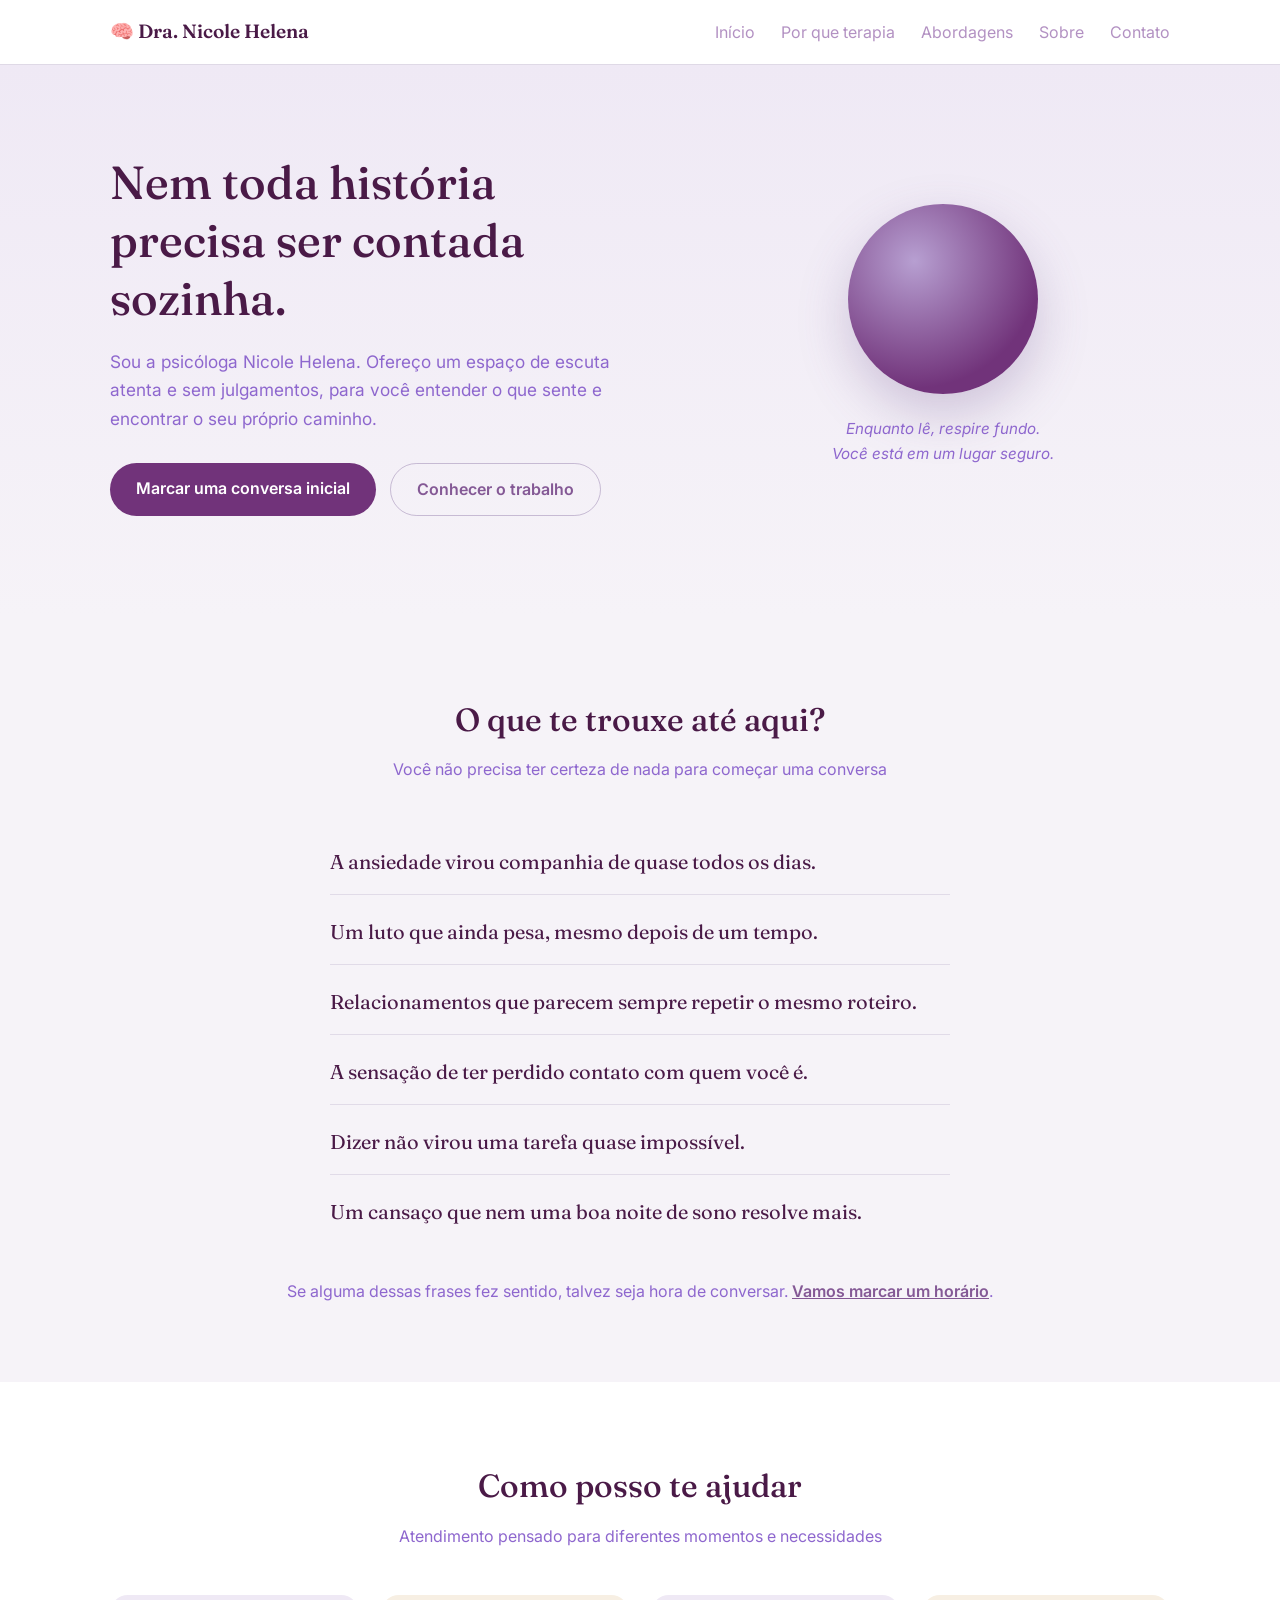
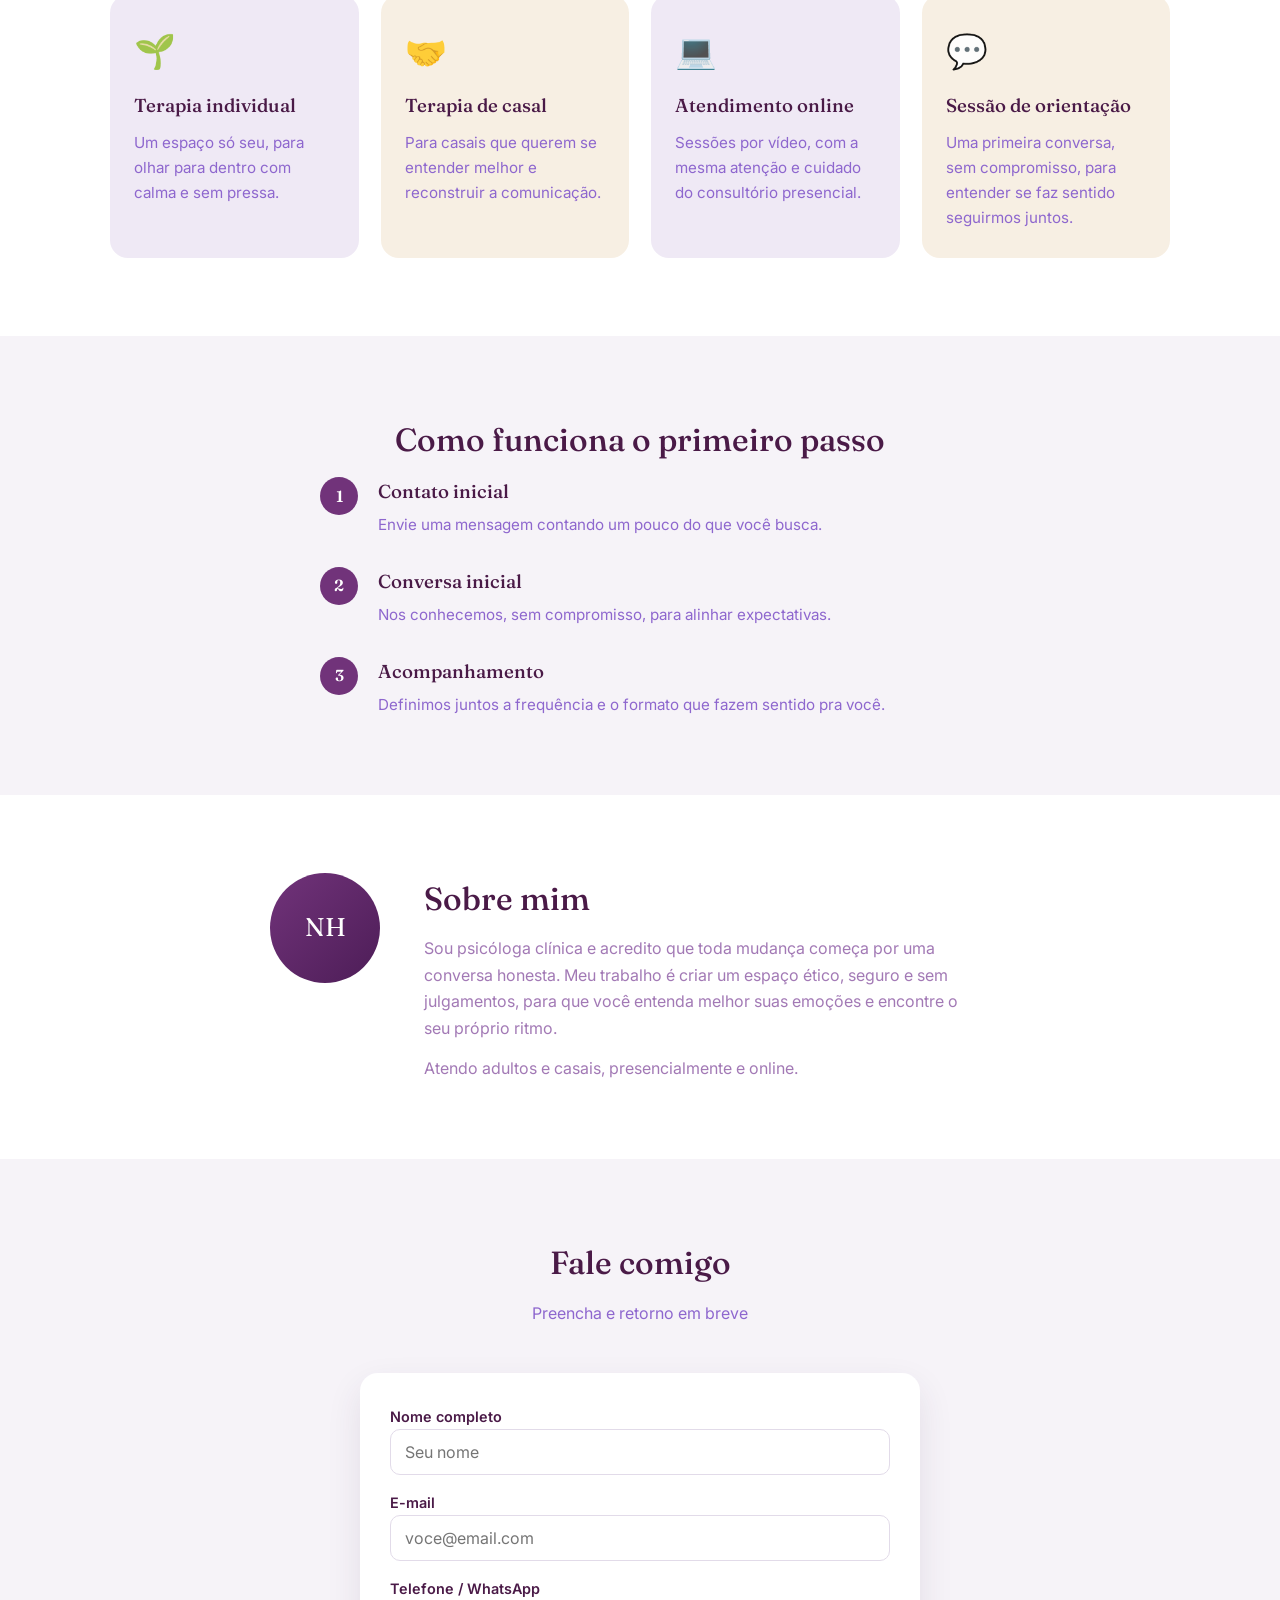
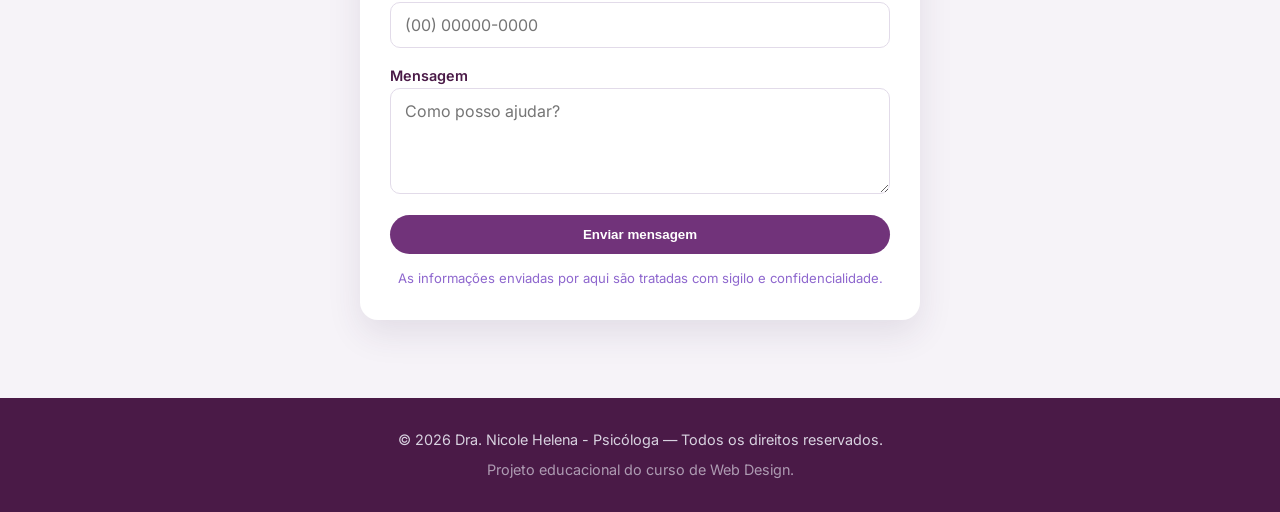
<file: projetos-final-2026-2/04-psicologa/index.html>
<!DOCTYPE html>
<!--
  Dra. Nicole Helena - Psicóloga
  Projeto didático do curso de Web Design.
  Estrutura: header, hero, motivos, abordagens, processo, sobre, contato, footer.
-->
<html lang="pt-BR">
<head>
  <meta charset="UTF-8" />
  <meta name="viewport" content="width=device-width, initial-scale=1.0" />
  <title>Dra. Nicole Helena - Psicóloga</title>
  <meta name="description" content="Psicóloga clínica. Atendimento individual, de casal e online, com escuta ética e sem julgamentos." />
  <link rel="preconnect" href="https://fonts.googleapis.com">
  <link rel="preconnect" href="https://fonts.gstatic.com" crossorigin>
  <link href="https://fonts.googleapis.com/css2?family=Fraunces:opsz,wght@9..144,400;9..144,500;9..144,600&family=Inter:wght@400;500;600&display=swap" rel="stylesheet">
  <link rel="stylesheet" href="styles.css" />
</head>
<body>

  <header class="site-header">
    <div class="nav">
      <div class="logo">🧠 Dra. Nicole Helena</div>
      <button class="menu-toggle" aria-label="Abrir menu">☰</button>
      <ul id="menu">
        <li><a href="#inicio">Início</a></li>
        <li><a href="#motivos">Por que terapia</a></li>
        <li><a href="#abordagens">Abordagens</a></li>
        <li><a href="#sobre">Sobre</a></li>
        <li><a href="#contato">Contato</a></li>
      </ul>
    </div>
  </header>

  <!-- HERO -->
  <section class="hero" id="inicio">
    <div class="container hero-grid">
      <div class="hero-text">
        <h1>Nem toda história precisa ser contada sozinha.</h1>
        <p class="hero-copy">Sou a psicóloga Nicole Helena. Ofereço um espaço de escuta atenta e sem julgamentos, para você entender o que sente e encontrar o seu próprio caminho.</p>
        <div class="hero-actions">
          <a href="#contato" class="btn primary">Marcar uma conversa inicial</a>
          <a href="#abordagens" class="btn ghost">Conhecer o trabalho</a>
        </div>
      </div>
      <div class="hero-breathe" aria-hidden="true">
        <div class="breathe-circle"></div>
        <p class="breathe-caption">Enquanto lê, respire fundo.<br>Você está em um lugar seguro.</p>
      </div>
    </div>
  </section>

  <!-- O QUE TE TROUXE ATÉ AQUI -->
  <section id="motivos">
    <div class="container">
      <h2>O que te trouxe até aqui?</h2>
      <p class="subtitle">Você não precisa ter certeza de nada para começar uma conversa</p>

      <ul class="motivos-lista">
        <li>A ansiedade virou companhia de quase todos os dias.</li>
        <li>Um luto que ainda pesa, mesmo depois de um tempo.</li>
        <li>Relacionamentos que parecem sempre repetir o mesmo roteiro.</li>
        <li>A sensação de ter perdido contato com quem você é.</li>
        <li>Dizer não virou uma tarefa quase impossível.</li>
        <li>Um cansaço que nem uma boa noite de sono resolve mais.</li>
      </ul>

      <p class="motivos-fechamento">Se alguma dessas frases fez sentido, talvez seja hora de conversar. <a href="#contato">Vamos marcar um horário</a>.</p>
    </div>
  </section>

  <!-- ABORDAGENS / SERVIÇOS -->
  <section id="abordagens" style="background:#fff;">
    <div class="container">
      <h2>Como posso te ajudar</h2>
      <p class="subtitle">Atendimento pensado para diferentes momentos e necessidades</p>
      <div class="grid">
        <article class="card tint-a">
          <div class="icon">🌱</div>
          <h3>Terapia individual</h3>
          <p>Um espaço só seu, para olhar para dentro com calma e sem pressa.</p>
        </article>
        <article class="card tint-b">
          <div class="icon">🤝</div>
          <h3>Terapia de casal</h3>
          <p>Para casais que querem se entender melhor e reconstruir a comunicação.</p>
        </article>
        <article class="card tint-a">
          <div class="icon">💻</div>
          <h3>Atendimento online</h3>
          <p>Sessões por vídeo, com a mesma atenção e cuidado do consultório presencial.</p>
        </article>
        <article class="card tint-b">
          <div class="icon">💬</div>
          <h3>Sessão de orientação</h3>
          <p>Uma primeira conversa, sem compromisso, para entender se faz sentido seguirmos juntos.</p>
        </article>
      </div>
    </div>
  </section>

  <!-- COMO FUNCIONA -->
  <section id="como-funciona">
    <div class="container">
      <h2>Como funciona o primeiro passo</h2>
      <ol class="processo">
        <li>
          <span class="processo-numero">1</span>
          <div>
            <h3>Contato inicial</h3>
            <p>Envie uma mensagem contando um pouco do que você busca.</p>
          </div>
        </li>
        <li>
          <span class="processo-numero">2</span>
          <div>
            <h3>Conversa inicial</h3>
            <p>Nos conhecemos, sem compromisso, para alinhar expectativas.</p>
          </div>
        </li>
        <li>
          <span class="processo-numero">3</span>
          <div>
            <h3>Acompanhamento</h3>
            <p>Definimos juntos a frequência e o formato que fazem sentido pra você.</p>
          </div>
        </li>
      </ol>
    </div>
  </section>

  <!-- SOBRE -->
  <section id="sobre" style="background:#fff;">
    <div class="container sobre-grid">
      <div class="sobre-foto" aria-hidden="true">NH</div>
      <div>
        <h2 class="align-left">Sobre mim</h2>
        <p>Sou psicóloga clínica e acredito que toda mudança começa por uma conversa honesta. Meu trabalho é criar um espaço ético, seguro e sem julgamentos, para que você entenda melhor suas emoções e encontre o seu próprio ritmo.</p>
        <p>Atendo adultos e casais, presencialmente e online.</p>
      </div>
    </div>
  </section>

  <!-- CONTATO -->
  <section id="contato">
    <div class="container">
      <h2>Fale comigo</h2>
      <p class="subtitle">Preencha e retorno em breve</p>
      <form class="contact" id="formContato" novalidate>
        <div>
          <label for="nome">Nome completo</label>
          <input type="text" id="nome" name="nome" required placeholder="Seu nome" />
        </div>
        <div>
          <label for="email">E-mail</label>
          <input type="email" id="email" name="email" required placeholder="voce@email.com" />
        </div>
        <div>
          <label for="telefone">Telefone / WhatsApp</label>
          <input type="tel" id="telefone" name="telefone" placeholder="(00) 00000-0000" />
        </div>
        <div>
          <label for="mensagem">Mensagem</label>
          <textarea id="mensagem" name="mensagem" rows="4" required placeholder="Como posso ajudar?"></textarea>
        </div>
        <button type="submit" class="btn primary">Enviar mensagem</button>
        <p class="contato-sigilo">As informações enviadas por aqui são tratadas com sigilo e confidencialidade.</p>
        <div class="mensagem-feedback" id="feedback"></div>
      </form>
    </div>
  </section>

  <footer>
    <p>© <span id="ano"></span> Dra. Nicole Helena - Psicóloga — Todos os direitos reservados.</p>
    <p>Projeto educacional do curso de Web Design.</p>
  </footer>

  <script src="script.js"></script>
</body>
</html>
</file>
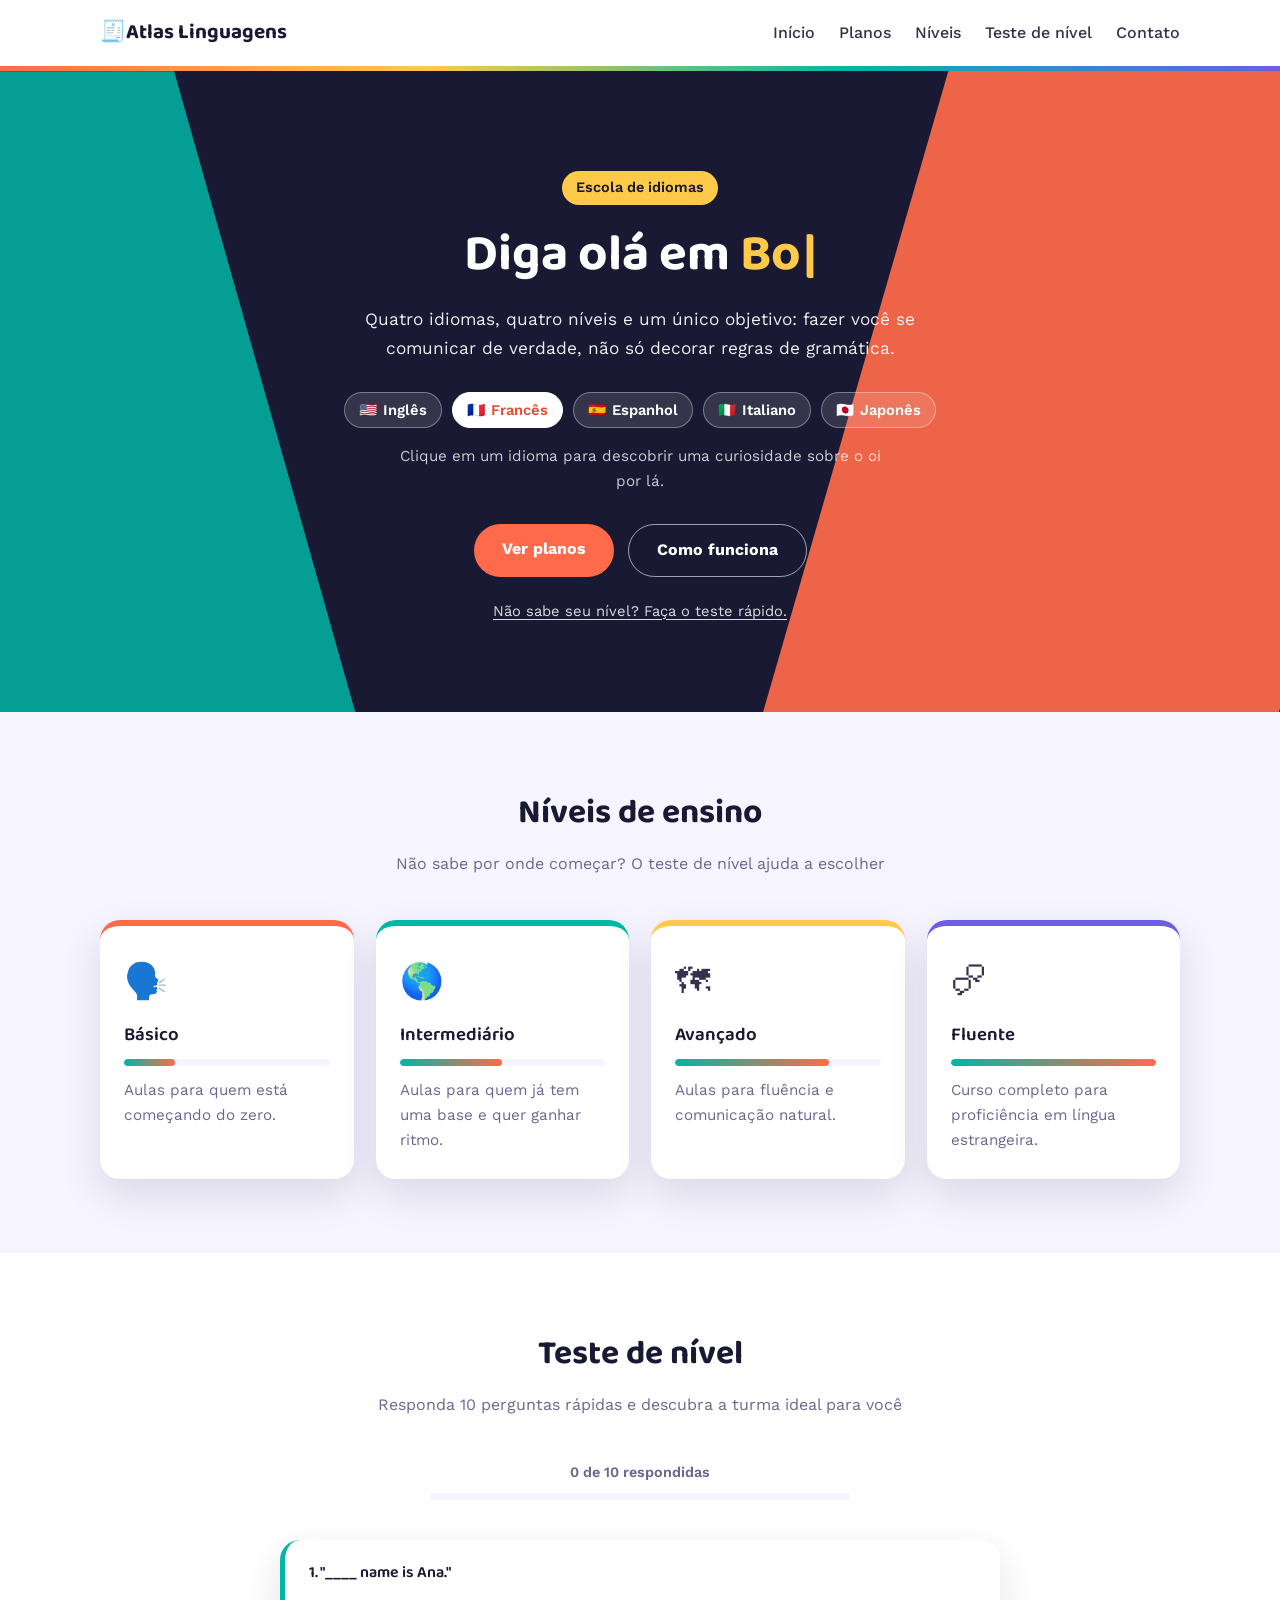
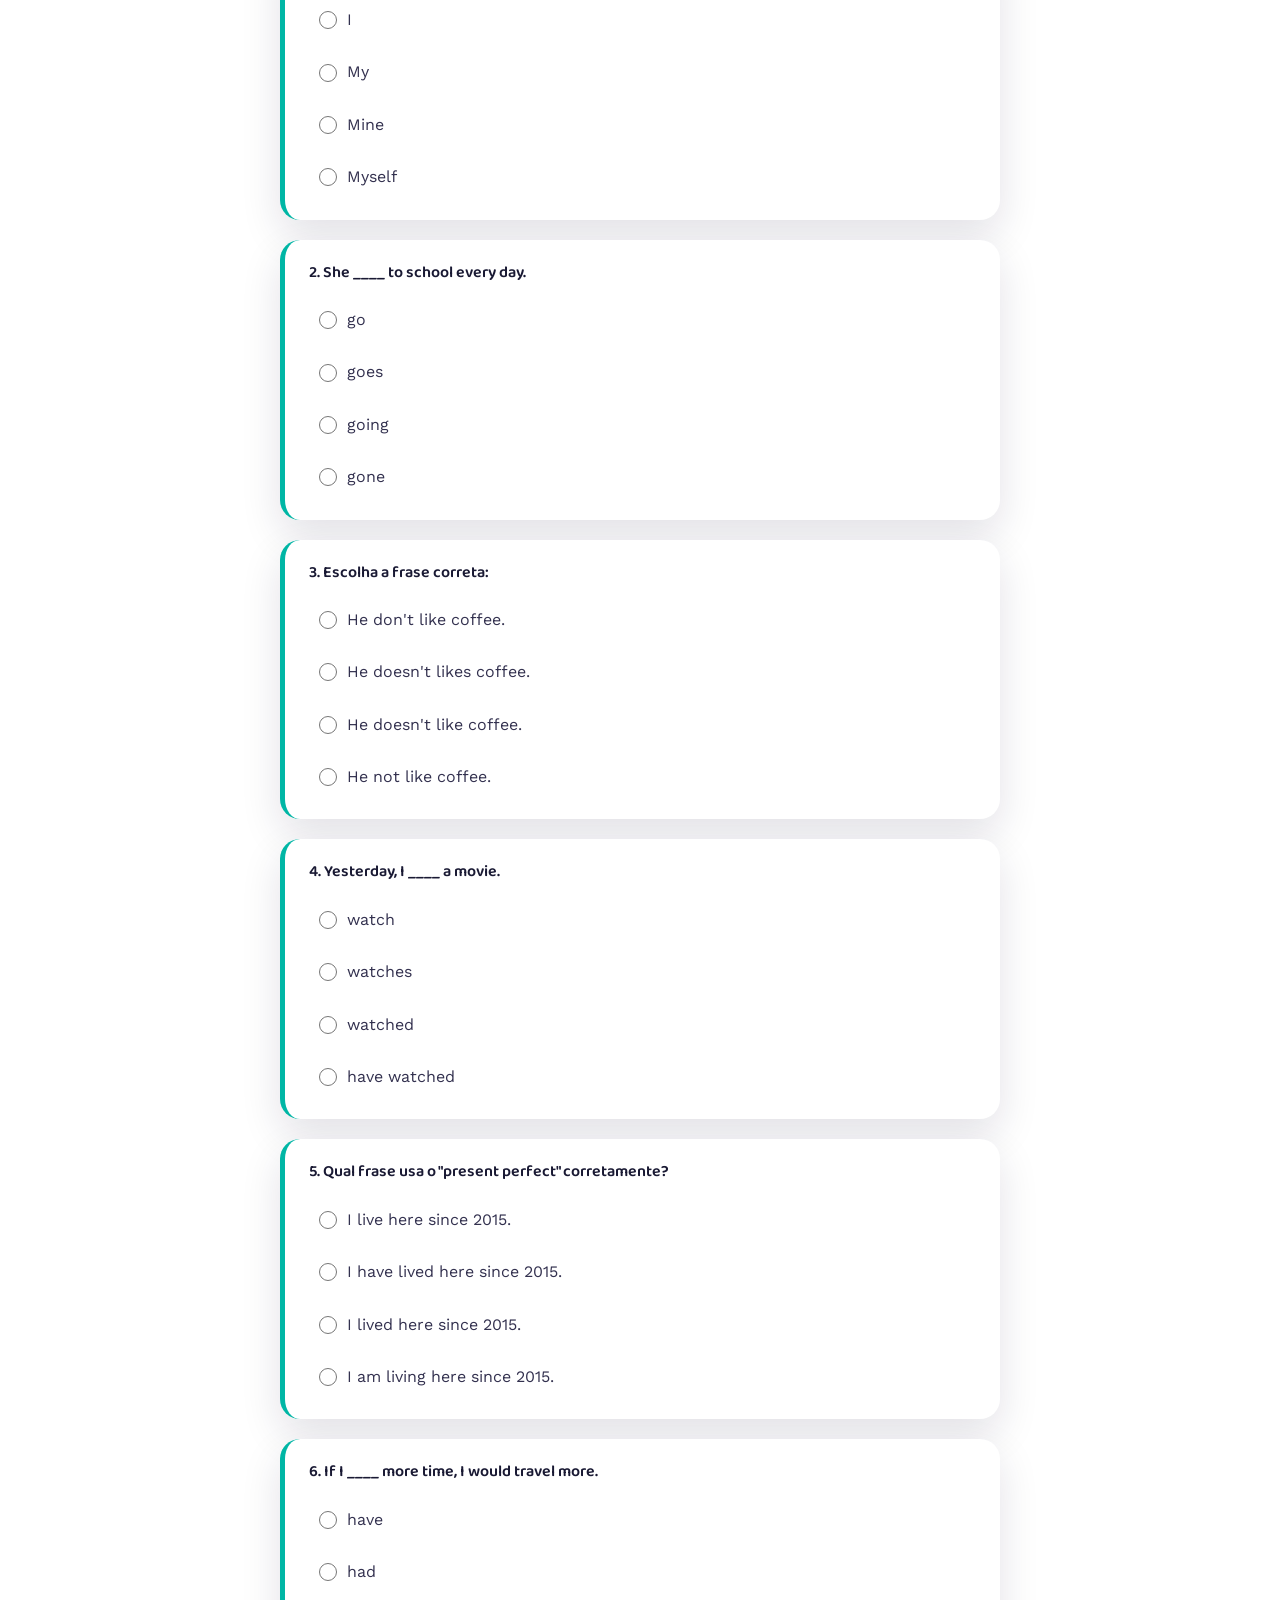
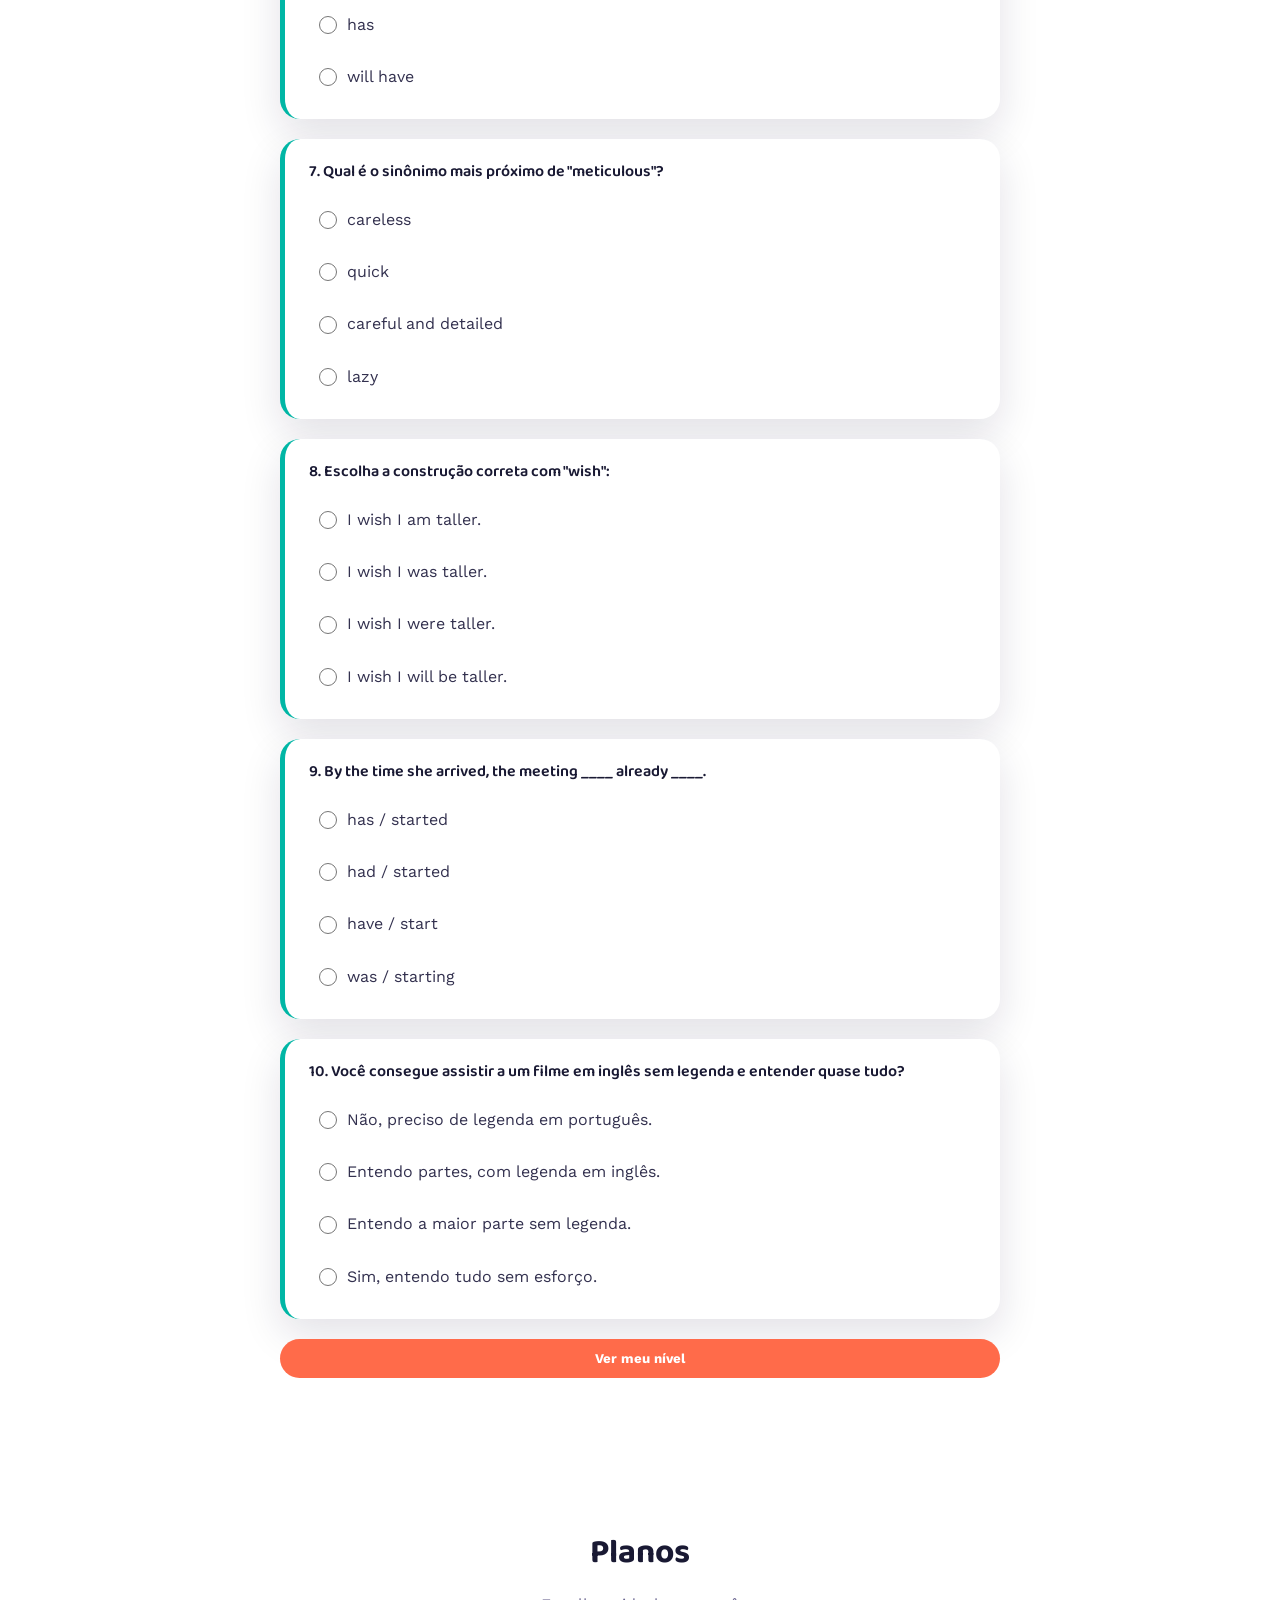
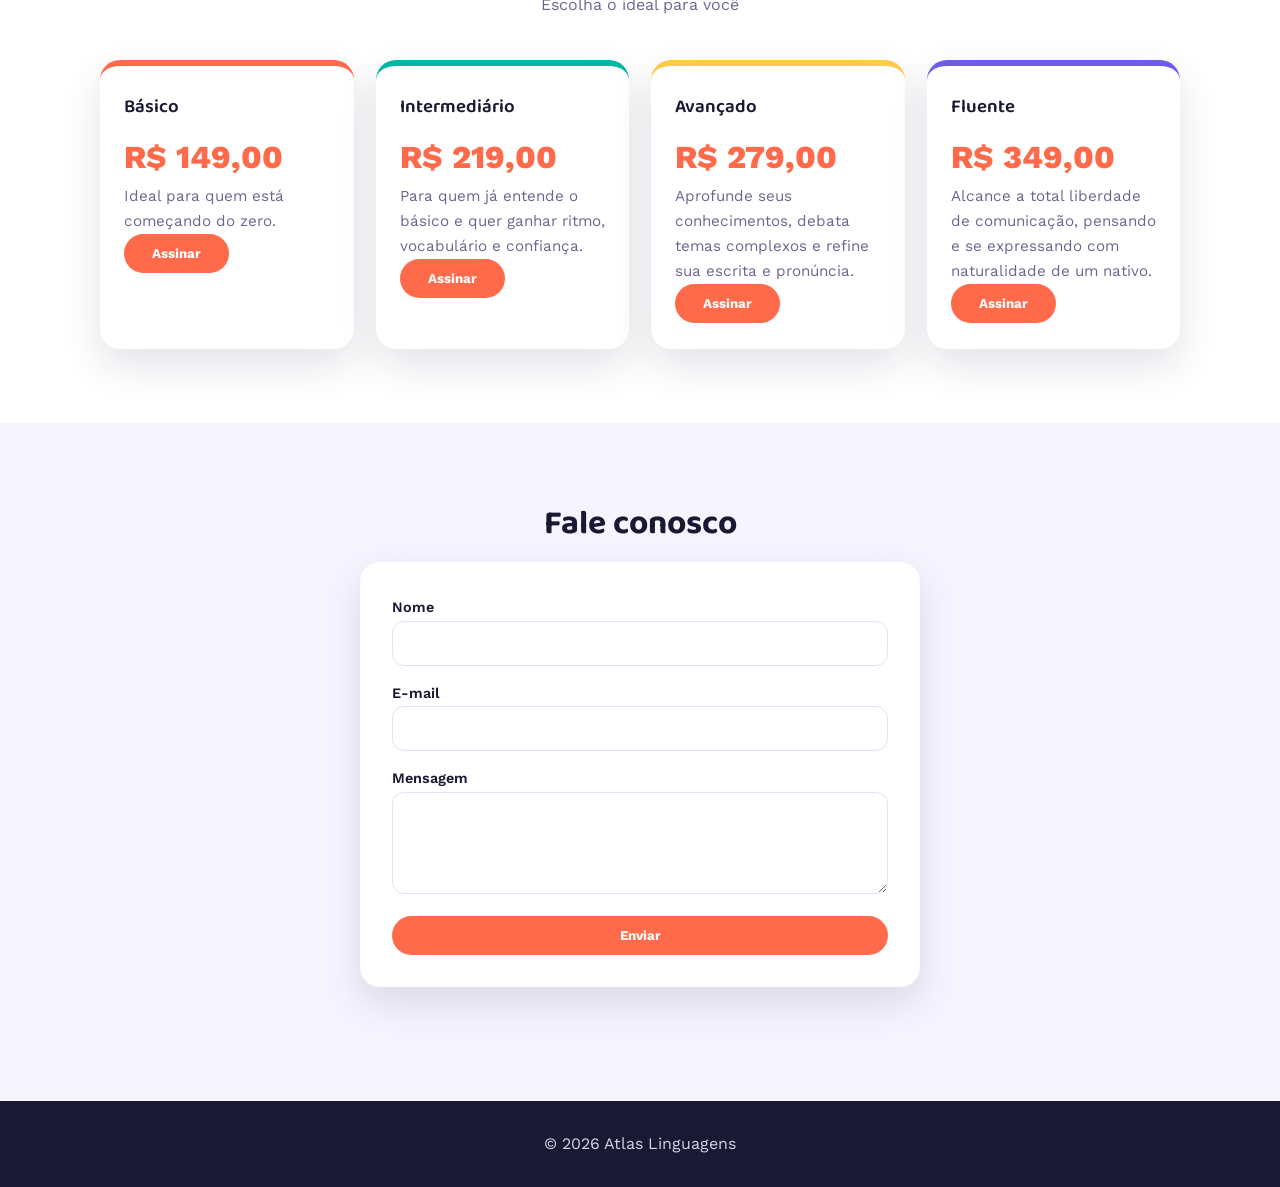
<file: projetos-final-2026-2/12-escola-idiomas/index.html>
<!DOCTYPE html>
<!-- Atlas Linguagens — Landing com planos/preços -->
<html lang="pt-BR">
<head>
  <meta charset="UTF-8" />
  <meta name="viewport" content="width=device-width, initial-scale=1.0" />
  <title>Atlas Linguagens</title>
  <meta name="description" content="Cursos, níveis e matrícula online." />
  <link rel="stylesheet" href="styles.css" />
</head>
<body>
  <header class="site-header">
    <div class="nav">
      <div class="logo">🧾Atlas Linguagens</div>
      <button class="menu-toggle" aria-label="Menu">☰</button>
      <ul id="menu">
        <li><a href="#inicio">Início</a></li>
        <li><a href="#planos">Planos</a></li>
        <li><a href="#modalidades">Níveis</a></li>
        <li><a href="#teste-nivel">Teste de nível</a></li>
        <li><a href="#contato">Contato</a></li>
      </ul>
    </div>
  </header>

  <section class="hero" id="inicio">
    <div class="hero-bg" aria-hidden="true">
      <span class="drift" style="--x:6%;  --delay:0s;  --dur:22s;">語</span>
      <span class="drift" style="--x:20%; --delay:3s;  --dur:26s;">ñ</span>
      <span class="drift" style="--x:36%; --delay:7s;  --dur:19s;">ç</span>
      <span class="drift" style="--x:52%; --delay:1s;  --dur:24s;">の</span>
      <span class="drift" style="--x:68%; --delay:5s;  --dur:20s;">é</span>
      <span class="drift" style="--x:82%; --delay:9s;  --dur:23s;">ü</span>
      <span class="drift" style="--x:14%; --delay:12s; --dur:21s;">я</span>
      <span class="drift" style="--x:62%; --delay:14s; --dur:25s;">θ</span>
    </div>

    <div class="hero-inner">
      <p class="hero-kicker">Escola de idiomas</p>
      <h1>Diga olá em <span id="heroWord" class="hero-word">Hello</span><span class="cursor" aria-hidden="true">|</span></h1>
      <p class="hero-copy">Quatro idiomas, quatro níveis e um único objetivo: fazer você se comunicar de verdade, não só decorar regras de gramática.</p>

      <div class="lang-picker" role="group" aria-label="Escolher idioma para experimentar">
        <button type="button" class="lang-chip is-active" data-word="Hello" data-fact="A palavra 'hello' só virou saudação comum depois que o telefone foi inventado.">🇺🇸 <span>Inglês</span></button>
        <button type="button" class="lang-chip" data-word="Bonjour" data-fact="Entrar numa loja na França sem dizer 'bonjour' antes é visto como falta de educação por lá.">🇫🇷 <span>Francês</span></button>
        <button type="button" class="lang-chip" data-word="Hola" data-fact="'Hola' tem a mesma raiz árabe de 'oxalá': a expressão 'in sha'Allah', se Deus quiser.">🇪🇸 <span>Espanhol</span></button>
        <button type="button" class="lang-chip" data-word="Ciao" data-fact="'Ciao' nasceu do veneziano 's-ciào vostro', uma forma antiga de dizer 'ao seu dispor'.">🇮🇹 <span>Italiano</span></button>
        <button type="button" class="lang-chip" data-word="こんにちは" data-fact="Em japonês, 'konnichiwa' nasceu como começo de uma frase maior: falava-se sobre como estava o dia de hoje.">🇯🇵 <span>Japonês</span></button>
      </div>

      <p class="hero-fact" id="heroFact">Clique em um idioma para descobrir uma curiosidade sobre o oi por lá.</p>

      <div class="hero-actions">
        <a href="#planos" class="btn">Ver planos</a>
        <a href="#modalidades" class="btn ghost">Como funciona</a>
      </div>
      <a href="#teste-nivel" class="hero-quiz-link">Não sabe seu nível? Faça o teste rápido.</a>
    </div>
  </section>

  <section id="modalidades">
    <div class="container">
      <h2>Níveis de ensino</h2>
      <p class="subtitle">Não sabe por onde começar? O teste de nível ajuda a escolher</p>
      <div class="grid">
        <article class="card" data-nivel="Básico">
          <div class="icon">🗣️</div><h3>Básico</h3>
          <div class="level-meter" aria-hidden="true"><span style="--fill:25%"></span></div>
          <p>Aulas para quem está começando do zero.</p>
        </article>
        <article class="card" data-nivel="Intermediário">
          <div class="icon">🌎</div><h3>Intermediário</h3>
          <div class="level-meter" aria-hidden="true"><span style="--fill:50%"></span></div>
          <p>Aulas para quem já tem uma base e quer ganhar ritmo.</p>
        </article>
        <article class="card" data-nivel="Avançado">
          <div class="icon">🗺</div><h3>Avançado</h3>
          <div class="level-meter" aria-hidden="true"><span style="--fill:75%"></span></div>
          <p>Aulas para fluência e comunicação natural.</p>
        </article>
        <article class="card" data-nivel="Fluente">
          <div class="icon">🗪</div><h3>Fluente</h3>
          <div class="level-meter" aria-hidden="true"><span style="--fill:100%"></span></div>
          <p>Curso completo para proficiência em língua estrangeira.</p>
        </article>
      </div>
    </div>
  </section>

  <section id="teste-nivel">
    <div class="container">
      <h2>Teste de nível</h2>
      <p class="subtitle">Responda 10 perguntas rápidas e descubra a turma ideal para você</p>

      <p class="quiz-progresso" id="quizProgresso" aria-live="polite">0 de 10 respondidas</p>
      <div class="quiz-progresso-barra" aria-hidden="true"><span id="quizProgressoFill" style="--fill:0%"></span></div>

      <form id="formTeste" class="quiz" novalidate>

        <div class="quiz-question" data-question="1">
          <p class="quiz-enunciado">1. "____ name is Ana."</p>
          <div class="quiz-opcoes">
            <label><input type="radio" name="q1" value="1" required> I</label>
            <label><input type="radio" name="q1" value="2"> My</label>
            <label><input type="radio" name="q1" value="3"> Mine</label>
            <label><input type="radio" name="q1" value="4"> Myself</label>
          </div>
        </div>

        <div class="quiz-question" data-question="2">
          <p class="quiz-enunciado">2. She ____ to school every day.</p>
          <div class="quiz-opcoes">
            <label><input type="radio" name="q2" value="1" required> go</label>
            <label><input type="radio" name="q2" value="2"> goes</label>
            <label><input type="radio" name="q2" value="3"> going</label>
            <label><input type="radio" name="q2" value="4"> gone</label>
          </div>
        </div>

        <div class="quiz-question" data-question="3">
          <p class="quiz-enunciado">3. Escolha a frase correta:</p>
          <div class="quiz-opcoes">
            <label><input type="radio" name="q3" value="1" required> He don't like coffee.</label>
            <label><input type="radio" name="q3" value="2"> He doesn't likes coffee.</label>
            <label><input type="radio" name="q3" value="3"> He doesn't like coffee.</label>
            <label><input type="radio" name="q3" value="4"> He not like coffee.</label>
          </div>
        </div>

        <div class="quiz-question" data-question="4">
          <p class="quiz-enunciado">4. Yesterday, I ____ a movie.</p>
          <div class="quiz-opcoes">
            <label><input type="radio" name="q4" value="1" required> watch</label>
            <label><input type="radio" name="q4" value="2"> watches</label>
            <label><input type="radio" name="q4" value="3"> watched</label>
            <label><input type="radio" name="q4" value="4"> have watched</label>
          </div>
        </div>

        <div class="quiz-question" data-question="5">
          <p class="quiz-enunciado">5. Qual frase usa o "present perfect" corretamente?</p>
          <div class="quiz-opcoes">
            <label><input type="radio" name="q5" value="1" required> I live here since 2015.</label>
            <label><input type="radio" name="q5" value="2"> I have lived here since 2015.</label>
            <label><input type="radio" name="q5" value="3"> I lived here since 2015.</label>
            <label><input type="radio" name="q5" value="4"> I am living here since 2015.</label>
          </div>
        </div>

        <div class="quiz-question" data-question="6">
          <p class="quiz-enunciado">6. If I ____ more time, I would travel more.</p>
          <div class="quiz-opcoes">
            <label><input type="radio" name="q6" value="1" required> have</label>
            <label><input type="radio" name="q6" value="2"> had</label>
            <label><input type="radio" name="q6" value="3"> has</label>
            <label><input type="radio" name="q6" value="4"> will have</label>
          </div>
        </div>

        <div class="quiz-question" data-question="7">
          <p class="quiz-enunciado">7. Qual é o sinônimo mais próximo de "meticulous"?</p>
          <div class="quiz-opcoes">
            <label><input type="radio" name="q7" value="1" required> careless</label>
            <label><input type="radio" name="q7" value="2"> quick</label>
            <label><input type="radio" name="q7" value="3"> careful and detailed</label>
            <label><input type="radio" name="q7" value="4"> lazy</label>
          </div>
        </div>

        <div class="quiz-question" data-question="8">
          <p class="quiz-enunciado">8. Escolha a construção correta com "wish":</p>
          <div class="quiz-opcoes">
            <label><input type="radio" name="q8" value="1" required> I wish I am taller.</label>
            <label><input type="radio" name="q8" value="2"> I wish I was taller.</label>
            <label><input type="radio" name="q8" value="3"> I wish I were taller.</label>
            <label><input type="radio" name="q8" value="4"> I wish I will be taller.</label>
          </div>
        </div>

        <div class="quiz-question" data-question="9">
          <p class="quiz-enunciado">9. By the time she arrived, the meeting ____ already ____.</p>
          <div class="quiz-opcoes">
            <label><input type="radio" name="q9" value="1" required> has / started</label>
            <label><input type="radio" name="q9" value="2"> had / started</label>
            <label><input type="radio" name="q9" value="3"> have / start</label>
            <label><input type="radio" name="q9" value="4"> was / starting</label>
          </div>
        </div>

        <div class="quiz-question" data-question="10">
          <p class="quiz-enunciado">10. Você consegue assistir a um filme em inglês sem legenda e entender quase tudo?</p>
          <div class="quiz-opcoes">
            <label><input type="radio" name="q10" value="1" required> Não, preciso de legenda em português.</label>
            <label><input type="radio" name="q10" value="2"> Entendo partes, com legenda em inglês.</label>
            <label><input type="radio" name="q10" value="3"> Entendo a maior parte sem legenda.</label>
            <label><input type="radio" name="q10" value="4"> Sim, entendo tudo sem esforço.</label>
          </div>
        </div>

        <button type="submit" class="btn primary">Ver meu nível</button>
        <div class="quiz-erro" id="quizErro">Por favor, responda todas as perguntas antes de continuar.</div>
      </form>

      <div class="quiz-resultado" id="quizResultado" aria-live="polite">
        <h3 id="quizNivelTitulo"></h3>
        <p id="quizNivelDescricao"></p>
        <a href="#planos" class="btn primary" id="quizLinkPlano">Ver turma recomendada</a>
        <button class="btn" id="quizRefazer" type="button">Refazer teste</button>
      </div>
    </div>
  </section>

  <section id="planos" style="background:#fff;">
    <div class="container">
      <h2>Planos</h2>
      <p class="subtitle">Escolha o ideal para você</p>
      <div class="grid">
        <article class="card" data-plano="Básico"><h3>Básico</h3><p style="font-size:2rem;color:var(--primary);font-weight:800;">R$ 149,00 </p><p>Ideal para quem está começando do zero.</p><button class="btn primary" onclick="escolherPlano('Básico')">Assinar</button></article>
        <article class="card" data-plano="Intermediário"><h3>Intermediário</h3><p style="font-size:2rem;color:var(--primary);font-weight:800;">R$ 219,00</p><p>Para quem já entende o básico e quer ganhar ritmo, vocabulário e confiança.</p><button class="btn primary" onclick="escolherPlano('Intermediário')">Assinar</button></article>
        <article class="card" data-plano="Avançado"><h3>Avançado</h3><p style="font-size:2rem;color:var(--primary);font-weight:800;">R$ 279,00</p><p>Aprofunde seus conhecimentos, debata temas complexos e refine sua escrita e pronúncia.</p><button class="btn primary" onclick="escolherPlano('Avançado')">Assinar</button></article>
        <article class="card" data-plano="Fluente"><h3>Fluente</h3><p style="font-size:2rem;color:var(--primary);font-weight:800;">R$ 349,00</p><p>Alcance a total liberdade de comunicação, pensando e se expressando com naturalidade de um nativo.</p><button class="btn primary" onclick="escolherPlano('Fluente')">Assinar</button></article>
      </div>
    </div>
  </section>

  <section id="contato">
    <div class="container">
      <h2>Fale conosco</h2>
      <form class="contact" id="formContato" novalidate>
        <div><label for="nome">Nome</label><input id="nome" required /></div>
        <div><label for="email">E-mail</label><input id="email" type="email" required /></div>
        <div><label for="mensagem">Mensagem</label><textarea id="mensagem" rows="4" required></textarea></div>
        <button type="submit" class="btn primary">Enviar</button>
        <div class="mensagem-feedback" id="feedback"></div>
      </form>
    </div>
  </section>

  <footer>
    <p>© <span id="ano"></span> Atlas Linguagens</p>
  </footer>
  <script src="script.js"></script>

  
</body>
</html>
</file>
<file: projetos-final-2026-2/04-psicologa/styles.css>
/* =========================================================
   Dra. Nicole Helena - Psicóloga
   Folha de estilos principal.
   Conceitos: variáveis CSS, seletores, flexbox, grid,
   responsividade, transições, hover e uma animação.
   ========================================================= */

:root {
  --primary: #71337a;
  --primary-dark: #744387e0;
  --accent: #4d1d57;
  --bg: #f6f3f8;
  --ink: #4a1a47;
  --text: #996caee8;
  --muted: #8e67ce;
  --card: #ffffff;
  --tint-a: #efe9f5;
  --tint-b: #f7efe3;
  --radius: 18px;
  --shadow: 0 14px 34px rgba(60, 40, 80, .10);
  --container: 1100px;
  --font-display: 'Fraunces', Georgia, serif;
  --font-body: 'Inter', system-ui, -apple-system, sans-serif;
}

* { box-sizing: border-box; margin: 0; padding: 0; }

html { scroll-behavior: smooth; }

body {
  font-family: var(--font-body);
  background: var(--bg);
  color: var(--text);
  line-height: 1.65;
}

img { max-width: 100%; display: block; }

.container {
  max-width: var(--container);
  margin: 0 auto;
  padding: 0 20px;
}

/* ---------- HEADER / NAV ---------- */
header.site-header {
  background: var(--card);
  position: sticky;
  top: 0;
  z-index: 50;
  box-shadow: 0 1px 0 rgba(46, 39, 64, .08);
}
.nav {
  display: flex;
  align-items: center;
  justify-content: space-between;
  padding: 16px 20px;
  max-width: var(--container);
  margin: 0 auto;
}
.nav .logo {
  font-family: var(--font-display);
  font-weight: 600;
  font-size: 1.2rem;
  color: var(--ink);
}
.nav ul { display: flex; gap: 26px; list-style: none; }
.nav a { color: var(--text); text-decoration: none; opacity: .82; transition: opacity .2s; }
.nav a:hover { opacity: 1; }

.menu-toggle {
  display: none;
  background: transparent;
  border: 0;
  color: var(--ink);
  font-size: 1.6rem;
  cursor: pointer;
}

/* ---------- HERO ---------- */
.hero {
  padding: 90px 20px 100px;
  background: linear-gradient(180deg, #efe9f5 0%, var(--bg) 100%);
}
.hero-grid {
  display: grid;
  grid-template-columns: 1.1fr .9fr;
  align-items: center;
  gap: 50px;
}
.hero-text h1 {
  font-family: var(--font-display);
  font-weight: 500;
  font-size: clamp(2rem, 4vw, 2.9rem);
  line-height: 1.25;
  color: var(--ink);
  margin-bottom: 20px;
  max-width: 15ch;
}
.hero-copy {
  font-size: 1.08rem;
  max-width: 46ch;
  margin-bottom: 30px;
  color: var(--muted);
}
.hero-actions { display: flex; flex-wrap: wrap; gap: 14px; }

/* Círculo de respiração: única animação orquestrada do hero */
.hero-breathe {
  display: flex;
  flex-direction: column;
  align-items: center;
  justify-self: center;
}
.breathe-circle {
  width: 190px;
  height: 190px;
  border-radius: 50%;
  background: radial-gradient(circle at 35% 30%, #b79fd1, var(--primary) 70%);
  box-shadow: 0 20px 50px rgba(111, 83, 144, .28);
  animation: breathe 8s ease-in-out infinite;
}
@keyframes breathe {
  0%, 100% { transform: scale(1); }
  50% { transform: scale(1.14); }
}
.breathe-caption {
  margin-top: 22px;
  text-align: center;
  font-style: italic;
  color: var(--muted);
  font-size: .95rem;
}

@media (prefers-reduced-motion: reduce) {
  .breathe-circle { animation: none; }
}

/* botão reutilizável */
.btn {
  display: inline-block;
  background: var(--tint-a);
  color: var(--primary-dark);
  padding: 12px 26px;
  border-radius: 999px;
  text-decoration: none;
  font-weight: 600;
  border: 0;
  cursor: pointer;
  transition: transform .15s ease, box-shadow .15s ease;
}
.btn:hover { transform: translateY(-2px); box-shadow: var(--shadow); }
.btn.primary { background: var(--primary); color: #fff; }
.btn.ghost {
  background: transparent;
  color: var(--primary-dark);
  border: 1px solid rgba(111, 83, 144, .35);
}
.btn.ghost:hover { background: rgba(111, 83, 144, .08); }

/* ---------- SEÇÕES ---------- */
section { padding: 78px 0; }
section h2 {
  font-family: var(--font-display);
  font-weight: 500;
  text-align: center;
  font-size: 2rem;
  color: var(--ink);
  margin-bottom: 10px;
}
section h2.align-left { text-align: left; }
section .subtitle {
  text-align: center;
  color: var(--muted);
  margin-bottom: 46px;
}

/* ---------- MOTIVOS (lista em tom de poema) ---------- */
.motivos-lista {
  list-style: none;
  max-width: 620px;
  margin: 0 auto;
  display: grid;
  gap: 4px;
}
.motivos-lista li {
  font-family: var(--font-display);
  font-size: 1.25rem;
  color: var(--ink);
  padding: 16px 0;
  border-bottom: 1px solid rgba(111, 83, 144, .15);
  opacity: 0;
  transform: translateY(10px);
  transition: opacity .5s ease, transform .5s ease;
}
.motivos-lista li.is-visible { opacity: 1; transform: translateY(0); }
.motivos-lista li:last-child { border-bottom: none; }

.motivos-fechamento {
  text-align: center;
  margin-top: 34px;
  color: var(--muted);
}
.motivos-fechamento a { color: var(--primary-dark); font-weight: 600; }

@media (prefers-reduced-motion: reduce) {
  .motivos-lista li { opacity: 1; transform: none; }
}

/* ---------- Grid de cards (abordagens) ---------- */
.grid {
  display: grid;
  grid-template-columns: repeat(auto-fit, minmax(240px, 1fr));
  gap: 22px;
}
.card {
  border-radius: var(--radius);
  padding: 28px 24px;
  transition: transform .2s;
}
.card:hover { transform: translateY(-6px); }
.card.tint-a { background: var(--tint-a); }
.card.tint-b { background: var(--tint-b); }
.card .icon { font-size: 2.1rem; margin-bottom: 12px; }
.card h3 { font-family: var(--font-display); font-weight: 500; color: var(--ink); margin-bottom: 8px; }
.card p { color: var(--muted); font-size: .95rem; }

/* ---------- COMO FUNCIONA ---------- */
.processo {
  list-style: none;
  max-width: 640px;
  margin: 0 auto;
  display: grid;
  gap: 30px;
}
.processo li {
  display: flex;
  gap: 20px;
  align-items: flex-start;
}
.processo-numero {
  flex-shrink: 0;
  width: 38px;
  height: 38px;
  border-radius: 50%;
  background: var(--primary);
  color: #fff;
  display: flex;
  align-items: center;
  justify-content: center;
  font-family: var(--font-display);
  font-weight: 600;
}
.processo h3 { font-family: var(--font-display); font-weight: 500; color: var(--ink); margin-bottom: 4px; }
.processo p { color: var(--muted); font-size: .95rem; }

/* ---------- SOBRE ---------- */
.sobre-grid {
  display: grid;
  grid-template-columns: auto 1fr;
  gap: 44px;
  align-items: start;
  max-width: 780px;
}
.sobre-foto {
  width: 110px;
  height: 110px;
  border-radius: 50%;
  background: linear-gradient(135deg, var(--primary), var(--accent));
  color: #fff;
  font-family: var(--font-display);
  font-size: 1.6rem;
  display: flex;
  align-items: center;
  justify-content: center;
}
#sobre p { margin-bottom: 14px; max-width: 56ch; }
#sobre p:last-child { margin-bottom: 0; }

/* ---------- FORMULÁRIO ---------- */
form.contact {
  max-width: 560px;
  margin: 0 auto;
  background: var(--card);
  padding: 30px;
  border-radius: var(--radius);
  box-shadow: var(--shadow);
  display: grid;
  gap: 14px;
}
form.contact label { font-weight: 600; font-size: .9rem; color: var(--ink); }
form.contact input,
form.contact select,
form.contact textarea {
  width: 100%;
  padding: 12px 14px;
  border: 1px solid #e2dbe9;
  border-radius: 10px;
  font-family: inherit;
  font-size: 1rem;
  transition: border-color .2s, box-shadow .2s;
}
form.contact input:focus,
form.contact textarea:focus,
form.contact select:focus {
  outline: none;
  border-color: var(--primary);
  box-shadow: 0 0 0 3px color-mix(in srgb, var(--primary) 18%, transparent);
}

.contato-sigilo {
  font-size: .82rem;
  color: var(--muted);
  text-align: center;
}

.mensagem-feedback {
  margin-top: 4px;
  padding: 12px;
  border-radius: 10px;
  background: #ecfdf5;
  color: #065f46;
  text-align: center;
  display: none;
}
.mensagem-feedback.erro { background: #fef2f2; color: #991b1b; }

/* ---------- FOOTER ---------- */
footer {
  background: var(--ink);
  color: #d8d2e0;
  text-align: center;
  padding: 30px 20px;
}
footer p { margin-bottom: 6px; font-size: .9rem; }
footer p:last-child { margin-bottom: 0; opacity: .7; }

/* ---------- RESPONSIVO ---------- */
@media (max-width: 860px) {
  .hero-grid { grid-template-columns: 1fr; text-align: center; }
  .hero-text h1 { max-width: none; margin-left: auto; margin-right: auto; }
  .hero-copy { margin-left: auto; margin-right: auto; }
  .hero-actions { justify-content: center; }
  .sobre-grid { grid-template-columns: 1fr; justify-items: center; text-align: center; }
  #sobre p { margin-left: auto; margin-right: auto; }
}

@media (max-width: 720px) {
  .nav ul {
    display: none;
    position: absolute;
    top: 60px; left: 0; right: 0;
    flex-direction: column;
    background: var(--card);
    padding: 14px 20px;
    gap: 12px;
    box-shadow: var(--shadow);
  }
  .nav ul.open { display: flex; }
  .menu-toggle { display: block; }
}
</file>
<file: projetos-final-2026-2/12-escola-idiomas/styles.css>
/* =========================================================
   Atlas Linguagens — Escola de Idiomas
   Folha de estilos principal — versão "moderno e colorido"

   Conceito: cada nível de idioma tem uma cor de identidade
   (coral / teal / amarelo / roxo), como carimbos de passaporte.
   O hero usa blocos de cor angulares em vez de gradiente suave,
   e a paleta se repete nos cards, na barra de progresso e no
   rodapé para dar uma identidade coesa ao site inteiro.
   ========================================================= */

@import url('https://fonts.googleapis.com/css2?family=Baloo+2:wght@500;600;700;800&family=Work+Sans:wght@400;500;600;700&display=swap');

:root {
  /* Paleta - "carimbos de passaporte" */
  --ink: #191933;
  --text: #33314f;
  --muted: #6b6690;
  --bg: #f6f4ff;
  --card: #ffffff;

  --coral: #ff6b4a;
  --coral-dark: #e2502f;
  --teal: #00b6a5;
  --yellow: #ffc94a;
  --purple: #6c5ce7;

  --primary: var(--coral);
  --accent: var(--purple);
  --muted-accent: var(--teal);

  --radius: 20px;
  --radius-sm: 12px;
  --shadow: 0 16px 40px rgba(25, 20, 60, 0.12);
  --container: 1120px;

  --font-display: 'Baloo 2', 'Segoe UI', sans-serif;
  --font-body: 'Work Sans', system-ui, -apple-system, sans-serif;
}

* { box-sizing: border-box; margin: 0; padding: 0; }

html { scroll-behavior: smooth; }

body {
  font-family: var(--font-body);
  background: var(--bg);
  color: var(--text);
  line-height: 1.65;
}

img { max-width: 100%; display: block; }

.container {
  max-width: var(--container);
  margin: 0 auto;
  padding: 0 20px;
}

/* ---------- HEADER / NAV ---------- */
header.site-header {
  background: #fff;
  position: sticky;
  top: 0;
  z-index: 50;
  border-bottom: 5px solid transparent;
  border-image: linear-gradient(90deg, var(--coral), var(--yellow), var(--teal), var(--purple)) 1;
}
.nav {
  display: flex;
  align-items: center;
  justify-content: space-between;
  padding: 16px 20px;
  max-width: var(--container);
  margin: 0 auto;
}
.nav .logo {
  font-family: var(--font-display);
  font-weight: 700;
  font-size: 1.3rem;
  color: var(--ink);
}
.nav ul { display: flex; gap: 24px; list-style: none; }
.nav a {
  color: var(--text);
  text-decoration: none;
  font-weight: 500;
  position: relative;
  padding-bottom: 3px;
}
.nav a::after {
  content: '';
  position: absolute;
  left: 0; right: 100%;
  bottom: 0;
  height: 2px;
  background: var(--coral);
  transition: right .2s ease;
}
.nav a:hover::after { right: 0; }

.menu-toggle {
  display: none;
  background: transparent;
  border: 0;
  color: var(--ink);
  font-size: 1.6rem;
  cursor: pointer;
}

/* ---------- HERO ---------- */
.hero {
  position: relative;
  overflow: hidden;
  background: var(--ink);
  color: #fff;
  padding: 100px 20px 88px;
  text-align: center;
}

/* Blocos de cor angulares — um único momento de identidade visual,
   fixo, no lugar de um gradiente animado */
.hero::before,
.hero::after {
  content: '';
  position: absolute;
  pointer-events: none;
}
.hero::before {
  top: -25%;
  right: -18%;
  width: 62%;
  height: 150%;
  background: var(--coral);
  clip-path: polygon(35% 0, 100% 0, 65% 100%, 0% 100%);
  opacity: .92;
}
.hero::after {
  bottom: -30%;
  left: -14%;
  width: 46%;
  height: 130%;
  background: var(--teal);
  clip-path: polygon(0 0, 60% 0, 100% 100%, 0% 100%);
  opacity: .85;
}

/* Glifos de vários idiomas subindo lentamente ao fundo */
.hero-bg {
  position: absolute;
  inset: 0;
  overflow: hidden;
  pointer-events: none;
  z-index: 1;
}
.hero-bg .drift {
  position: absolute;
  left: var(--x);
  bottom: -10%;
  font-size: 2.4rem;
  font-weight: 700;
  font-family: var(--font-display);
  color: rgba(255, 255, 255, 0.18);
  animation: driftUp var(--dur) linear var(--delay) infinite;
}
@keyframes driftUp {
  0%   { transform: translateY(0) rotate(0deg); opacity: 0; }
  10%  { opacity: 1; }
  90%  { opacity: 1; }
  100% { transform: translateY(-620px) rotate(10deg); opacity: 0; }
}

.hero-inner {
  position: relative;
  z-index: 2;
  max-width: 680px;
  margin: 0 auto;
}

.hero-kicker {
  display: inline-block;
  font-size: .9rem;
  font-weight: 600;
  color: var(--ink);
  background: var(--yellow);
  padding: 5px 14px;
  border-radius: 999px;
  margin-bottom: 18px;
}

.hero h1 {
  font-family: var(--font-display);
  font-weight: 700;
  font-size: clamp(2rem, 4.6vw, 3.2rem);
  margin-bottom: 18px;
  line-height: 1.25;
}
.hero-word {
  display: inline-block;
  min-width: 1ch;
  color: var(--yellow);
}
.cursor {
  display: inline-block;
  margin-left: 2px;
  color: var(--yellow);
  animation: blink 1s step-start infinite;
}
@keyframes blink { 50% { opacity: 0; } }

.hero-copy {
  font-size: 1.08rem;
  max-width: 560px;
  margin: 0 auto 30px;
  opacity: .92;
}

/* Chips de idioma clicáveis */
.lang-picker {
  display: flex;
  flex-wrap: wrap;
  justify-content: center;
  gap: 10px;
  margin-bottom: 16px;
}
.lang-chip {
  display: inline-flex;
  align-items: center;
  gap: 6px;
  background: rgba(255, 255, 255, .12);
  border: 1px solid rgba(255, 255, 255, .35);
  color: #fff;
  padding: 8px 14px;
  border-radius: 999px;
  font-family: var(--font-body);
  font-weight: 500;
  font-size: .92rem;
  cursor: pointer;
  transition: background .2s, transform .15s, border-color .2s;
}
.lang-chip:hover { background: rgba(255, 255, 255, .22); transform: translateY(-1px); }
.lang-chip:focus-visible {
  outline: 2px solid var(--yellow);
  outline-offset: 2px;
}
.lang-chip.is-active {
  background: #fff;
  color: var(--coral-dark);
  border-color: #fff;
  font-weight: 700;
}
.lang-chip span { font-weight: 600; }

.hero-fact {
  min-height: 44px;
  font-size: .95rem;
  max-width: 500px;
  margin: 0 auto 30px;
  opacity: .78;
  transition: opacity .25s;
}
.hero-fact.is-shown { opacity: 1; }

.hero-actions {
  display: flex;
  justify-content: center;
  gap: 14px;
  flex-wrap: wrap;
}

.hero-quiz-link {
  display: inline-block;
  margin-top: 22px;
  color: rgba(255, 255, 255, .85);
  font-size: .92rem;
  text-decoration: underline;
  text-underline-offset: 3px;
}
.hero-quiz-link:hover { color: #fff; }

@media (prefers-reduced-motion: reduce) {
  .hero-bg .drift,
  .cursor {
    animation: none !important;
  }
}

@media (max-width: 480px) {
  .hero-bg .drift { font-size: 1.8rem; }
  .hero { padding: 76px 16px 64px; }
  .hero::before, .hero::after { opacity: .6; }
}

/* botão reutilizável */
.btn {
  display: inline-block;
  background: var(--coral);
  color: #fff;
  padding: 12px 28px;
  border-radius: 999px;
  text-decoration: none;
  font-weight: 700;
  font-family: var(--font-body);
  border: 0;
  cursor: pointer;
  transition: transform .15s ease, box-shadow .15s ease, background .15s ease;
}
.btn:hover { transform: translateY(-2px); box-shadow: var(--shadow); }
.btn.primary { background: var(--coral); color: #fff; }
.btn.ghost {
  background: transparent;
  color: #fff;
  border: 1px solid rgba(255, 255, 255, .6);
}
.btn.ghost:hover { background: rgba(255, 255, 255, .14); }

/* fora do hero, o botão ghost precisa de contraste escuro */
section:not(.hero) .btn.ghost {
  color: var(--ink);
  border-color: rgba(25, 25, 51, .3);
}
section:not(.hero) .btn.ghost:hover { background: rgba(25, 25, 51, .06); }

/* ---------- SEÇÕES ---------- */
section { padding: 74px 0; }
section h2 {
  font-family: var(--font-display);
  font-weight: 700;
  text-align: center;
  font-size: 2.1rem;
  margin-bottom: 10px;
  color: var(--ink);
}
section .subtitle {
  text-align: center;
  color: var(--muted);
  margin-bottom: 42px;
}

/* Grid de cards reutilizável — cada card carrega a cor do seu
   nível/plano na borda superior, na mesma ordem em ambas seções */
.grid {
  display: grid;
  grid-template-columns: repeat(auto-fit, minmax(240px, 1fr));
  gap: 22px;
}
.card {
  background: var(--card);
  border-radius: var(--radius);
  padding: 26px 24px;
  box-shadow: var(--shadow);
  border-top: 6px solid var(--coral);
  transition: transform .2s, box-shadow .2s;
  opacity: 0;
  transform: translateY(24px);
}
.card.visible {
  opacity: 1;
  transform: translateY(0);
  transition: opacity .5s ease, transform .5s ease, box-shadow .2s;
}
.card:hover { transform: translateY(-6px); }
.card.visible:hover { transform: translateY(-6px); }

.grid .card:nth-child(1) { border-top-color: var(--coral); }
.grid .card:nth-child(2) { border-top-color: var(--teal); }
.grid .card:nth-child(3) { border-top-color: var(--yellow); }
.grid .card:nth-child(4) { border-top-color: var(--purple); }

.card .icon { font-size: 2.2rem; margin-bottom: 10px; }
.card h3 { font-family: var(--font-display); font-weight: 600; color: var(--ink); margin-bottom: 8px; }
.card p { color: var(--muted); font-size: .95rem; }

@media (prefers-reduced-motion: reduce) {
  .card { opacity: 1; transform: none; transition: none; }
}

/* Medidor de progressão nos cards de níveis */
.level-meter {
  height: 7px;
  background: var(--bg);
  border-radius: 999px;
  overflow: hidden;
  margin-bottom: 12px;
}
.level-meter span {
  display: block;
  height: 100%;
  width: var(--fill, 0%);
  background: linear-gradient(90deg, var(--teal), var(--coral));
  border-radius: 999px;
}

/* Card apontado pelo teste de nível como recomendado */
.card.card-recomendado {
  border: 2px solid var(--ink);
  border-top: 6px solid var(--ink);
  transform: translateY(-6px);
  position: relative;
}
.card.card-recomendado::before {
  content: "Recomendado para você";
  position: absolute;
  top: -14px;
  left: 50%;
  transform: translateX(-50%) rotate(-2deg);
  background: var(--yellow);
  color: var(--ink);
  font-family: var(--font-display);
  font-size: .78rem;
  font-weight: 700;
  padding: 5px 14px;
  border-radius: 999px;
  white-space: nowrap;
  box-shadow: 0 6px 14px rgba(25, 25, 51, .18);
}

/* ---------- FORMULÁRIO ---------- */
form.contact {
  max-width: 560px;
  margin: 0 auto;
  background: var(--card);
  padding: 32px;
  border-radius: var(--radius);
  box-shadow: var(--shadow);
  display: grid;
  gap: 14px;
}
form.contact label { font-weight: 600; font-size: .9rem; color: var(--ink); }
form.contact input,
form.contact select,
form.contact textarea {
  width: 100%;
  padding: 12px 14px;
  border: 1px solid #e4dffa;
  border-radius: var(--radius-sm);
  font-family: inherit;
  font-size: 1rem;
  transition: border-color .2s, box-shadow .2s;
}
form.contact input:focus,
form.contact textarea:focus,
form.contact select:focus {
  outline: none;
  border-color: var(--purple);
  box-shadow: 0 0 0 3px color-mix(in srgb, var(--purple) 18%, transparent);
}

.mensagem-feedback {
  margin-top: 14px;
  padding: 12px;
  border-radius: var(--radius-sm);
  background: #e3faf3;
  color: #0b6e57;
  text-align: center;
  display: none;
}
.mensagem-feedback.erro { background: #fff0ec; color: #a3341b; }

/* ---------- TESTE DE NÍVEL ---------- */
#teste-nivel { background: #fff; }

.quiz-progresso {
  text-align: center;
  font-size: .9rem;
  font-weight: 600;
  color: var(--muted);
  margin-bottom: 8px;
}
.quiz-progresso-barra {
  max-width: 420px;
  height: 7px;
  margin: 0 auto 40px;
  background: var(--bg);
  border-radius: 999px;
  overflow: hidden;
}
.quiz-progresso-barra span {
  display: block;
  height: 100%;
  width: var(--fill, 0%);
  background: linear-gradient(90deg, var(--purple), var(--coral));
  border-radius: 999px;
  transition: width .25s ease;
}

form.quiz {
  max-width: 720px;
  margin: 0 auto;
  display: grid;
  gap: 20px;
}

.quiz-question {
  background: var(--card);
  border-radius: var(--radius);
  padding: 20px 24px;
  box-shadow: var(--shadow);
  border-left: 5px solid var(--teal);
}

.quiz-enunciado {
  font-family: var(--font-display);
  font-weight: 600;
  margin-bottom: 12px;
  color: var(--ink);
}

.quiz-opcoes {
  display: grid;
  gap: 8px;
}

.quiz-opcoes label {
  display: flex;
  align-items: center;
  gap: 10px;
  padding: 9px 10px;
  border-radius: var(--radius-sm);
  cursor: pointer;
  transition: background .15s;
}
.quiz-opcoes label:hover { background: var(--bg); }
.quiz-opcoes label.is-selected {
  background: color-mix(in srgb, var(--coral) 12%, transparent);
  font-weight: 600;
}

.quiz-opcoes input[type="radio"] {
  accent-color: var(--coral);
  width: 18px;
  height: 18px;
  flex-shrink: 0;
}

.quiz-erro {
  display: none;
  background: #fff0ec;
  color: #a3341b;
  padding: 12px;
  border-radius: var(--radius-sm);
  text-align: center;
  font-weight: 600;
}

.quiz-resultado {
  display: none;
  max-width: 560px;
  margin: 30px auto 0;
  background: var(--card);
  border-radius: var(--radius);
  box-shadow: var(--shadow);
  padding: 32px;
  text-align: center;
  border-top: 6px solid var(--purple);
}
.quiz-resultado h3 {
  font-family: var(--font-display);
  color: var(--ink);
  margin-bottom: 10px;
  font-size: 1.5rem;
}
.quiz-resultado p { color: var(--muted); margin-bottom: 20px; }
.quiz-resultado .btn { margin: 6px; }

/* ---------- FOOTER ---------- */
footer {
  background: var(--ink);
  color: #d7d3ee;
  text-align: center;
  padding: 30px 20px;
  margin-top: 40px;
}
footer a { color: var(--yellow); text-decoration: none; }
footer a:hover { text-decoration: underline; }

/* ---------- RESPONSIVO ---------- */
@media (max-width: 720px) {
  .nav ul {
    display: none;
    position: absolute;
    top: 60px; left: 0; right: 0;
    flex-direction: column;
    background: #fff;
    padding: 14px 20px;
    gap: 12px;
    box-shadow: var(--shadow);
  }
  .nav ul.open { display: flex; }
  .menu-toggle { display: block; }
}
</file>
